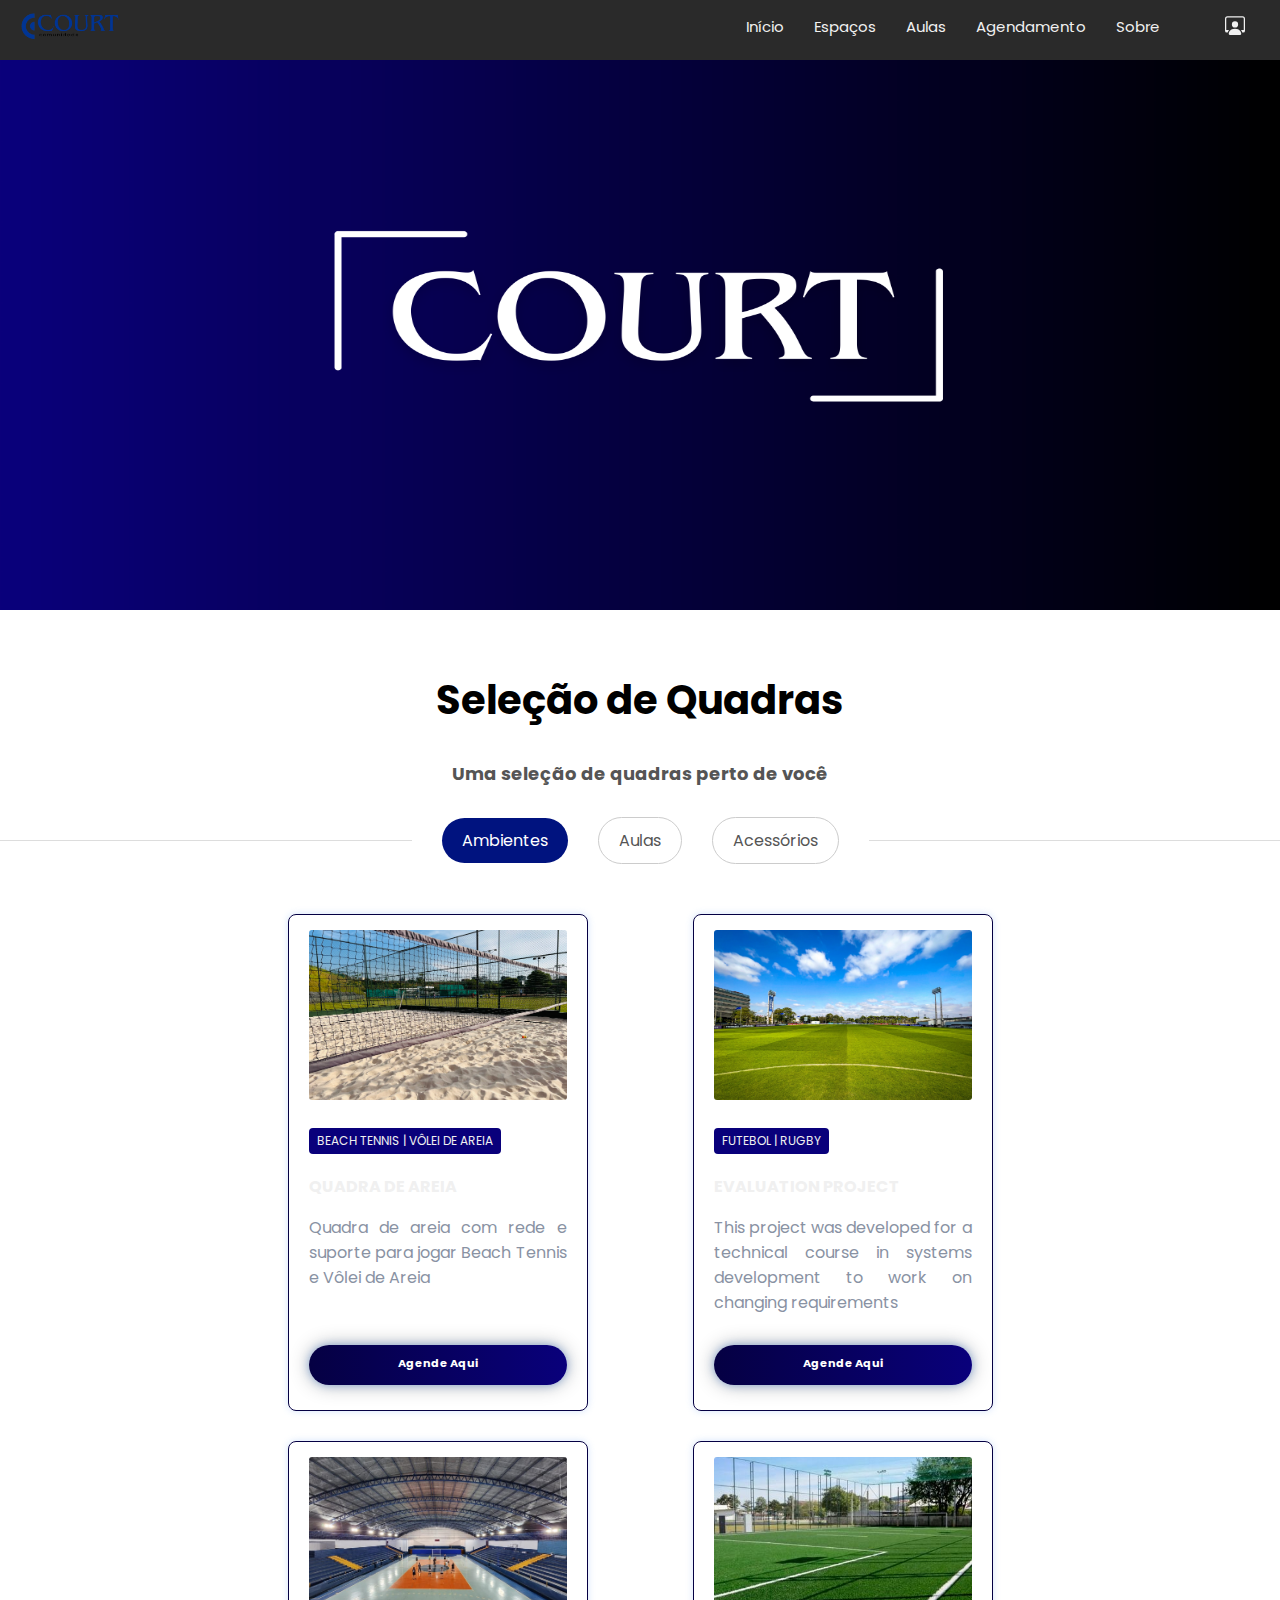
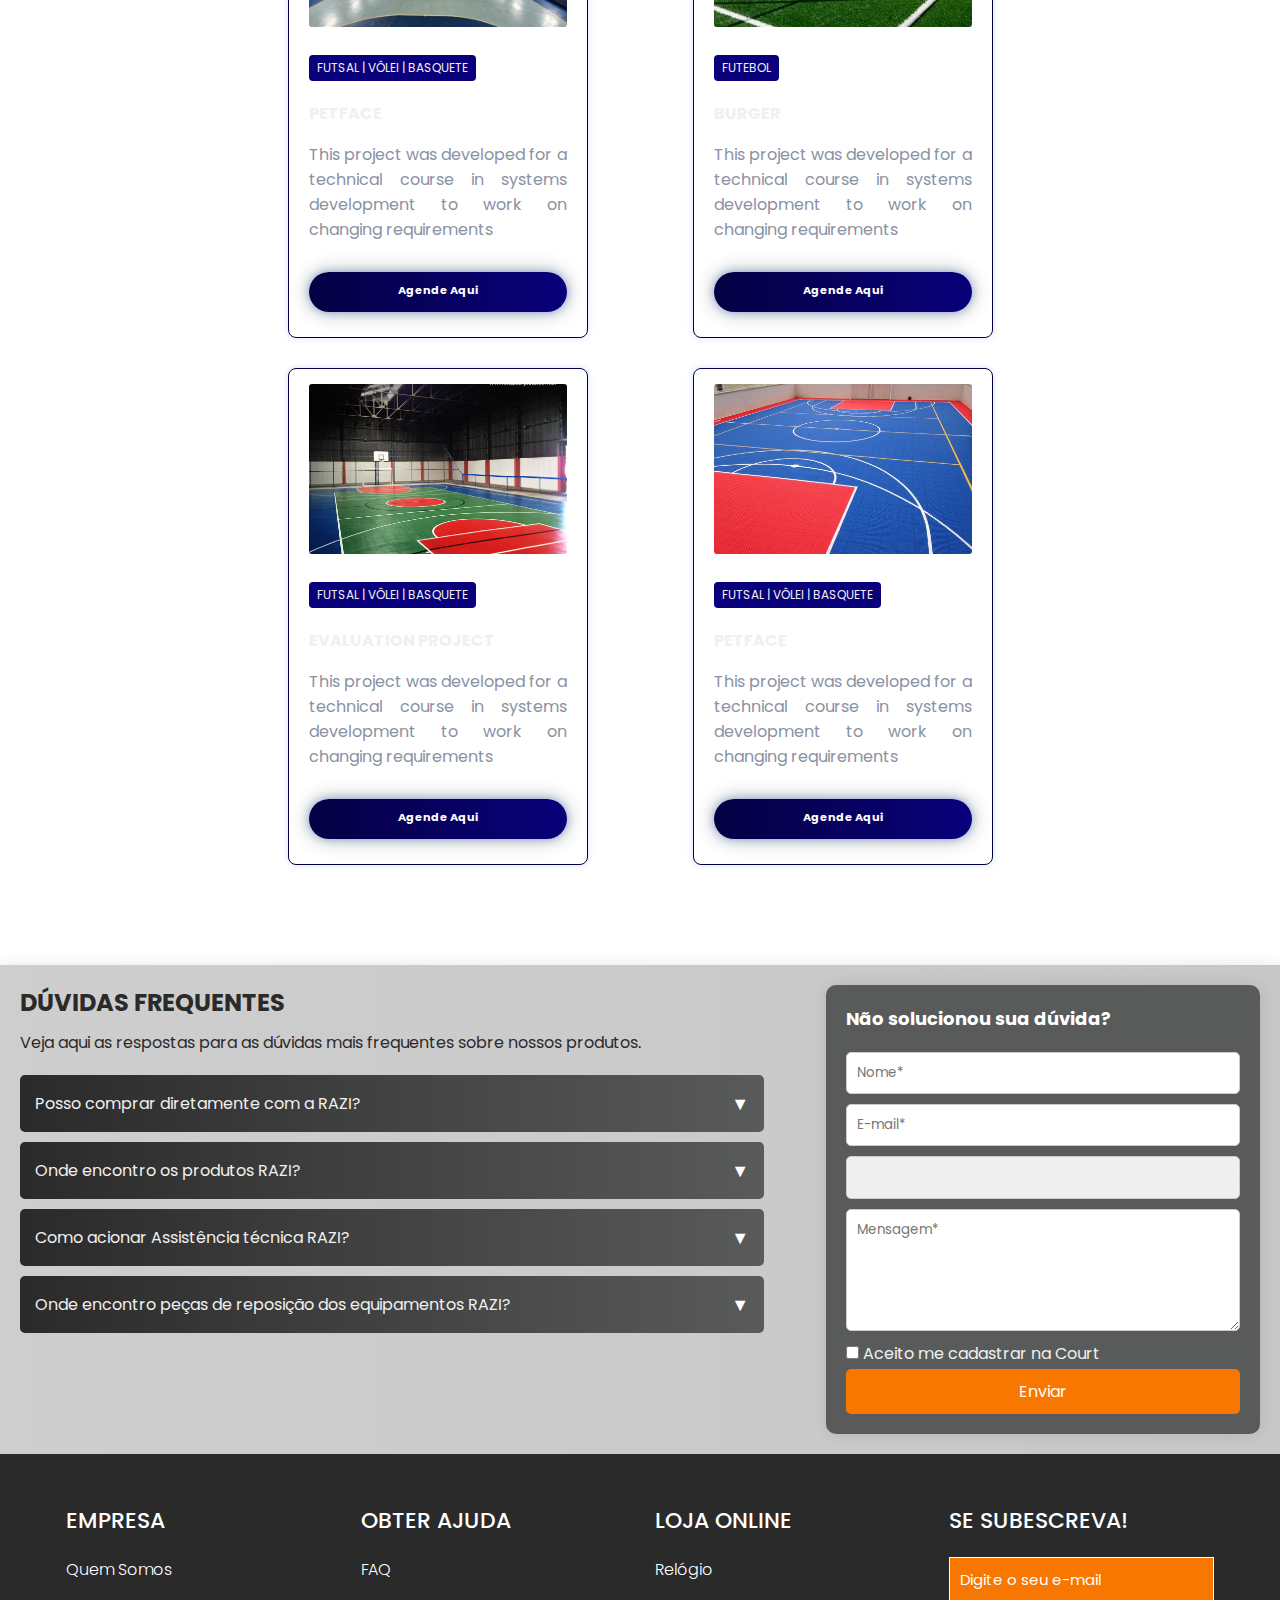
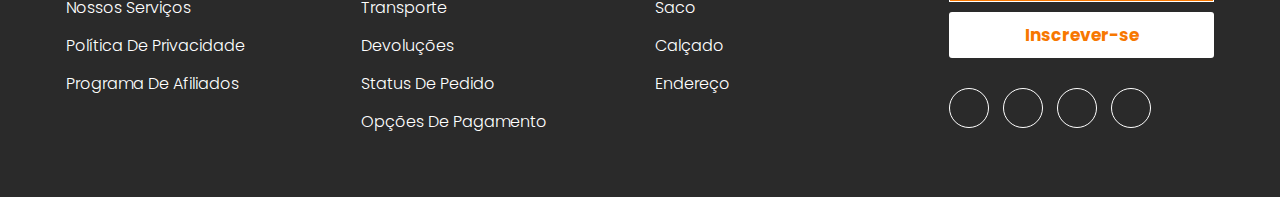
<file: index.html>
<!DOCTYPE html>
<html lang="en">
<head>
    <meta charset="UTF-8">
    <link rel="stylesheet" href="css/nav.css">
    <link rel="stylesheet" href="css/segunda.css">
    <link rel="stylesheet" href="css/projects.css">
    <link rel="stylesheet" href="css/rodape.css">
    <link rel="stylesheet" href="css/duvidas.css">
    <script src="js/opcao.js"></script>
    <meta name="viewport" content="width=device-width, initial-scale=1.0">
     <title>Início</title>
</head>
<body>
    <nav>
        <div class="logo">
            <img src="img/Logo-removebg-preview.png" alt="">
        </div>
        <div class="menu">
            <ul class="menu">
                <li><a href="index.html">Início</a></li>
                <li><a href="">Espaços</a></li>
                <li><a href="">Aulas</a></li>
                <li><a href="">Agendamento</a></li>
                <li><a href="">Sobre</a></li>
            </ul>
            <a href=login.html><svg  class="icone" xmlns="://www.w3.org/2000/svg" width="50" height="20" fill="currentColor" class="bi bi-person-workspace" viewBox="0 0 16 16">
                <path d="M4 16s-1 0-1-1 1-4 5-4 5 3 5 4-1 1-1 1zm4-5.95a2.5 2.5 0 1 0 0-5 2.5 2.5 0 0 0 0 5"/>
                <path d="M2 1a2 2 0 0 0-2 2v9.5A1.5 1.5 0 0 0 1.5 14h.653a5.4 5.4 0 0 1 1.066-2H1V3a1 1 0 0 1 1-1h12a1 1 0 0 1 1 1v9h-2.219c.554.654.89 1.373 1.066 2h.653a1.5 1.5 0 0 0 1.5-1.5V3a2 2 0 0 0-2-2z"/>
            </svg></a>
        </div>
    </nav>
    <section class="primeira">
        <img src="/img/banner.png">
    </section>
    <section class="segunda">
        <div class="quadras">
            <h1>Seleção de Quadras</h1>
        </div>
    </section>
    <div class="selection-container">
        <h2>Uma seleção de quadras perto de você</h2>
        <div class="selection-menu">
            <button class="option active">Ambientes</button>
            <button id="btn-ambientes" class="option" onclick="showCards('aulas')">Aulas</button>
            <button class="option">Acessórios</button>
        </div>
    </div>
<section class="projects">
    <h2 class="title-proj-mob">Projects</h2>
    <div class="card">
    <img src="img/beach.jpg" alt="Imagem do Card" class="card-image">
    <div class="card-body">
        <span class="badge">BEACH TENNIS | VÔLEI DE AREIA</span>
        <h5 class="card-title">QUADRA DE AREIA</h5>
        <p class="description">Quadra de areia com rede e suporte para jogar Beach Tennis e Vôlei de Areia</p>
        <br>
        <div class="btn-group">
            <div class="btn-card"><a href="quadra.html">Agende Aqui</a></div>
        </div>
    </div>
</div>
<div class="card">
    <img src="img/campo.jpg" alt="Imagem do Card" class="card-image">
    <div class="card-body">
        <span class="badge">FUTEBOL | RUGBY</span>
        <h5 class="card-title">EVALUATION PROJECT</h5>
        <p class="description">This project was developed for a technical course in systems development to work on changing requirements</p>
        <div class="btn-group">
            <div class="btn-card"><a href="">Agende Aqui</a></div>
        </div>
    </div>
</div>
<div class="card">
    <img src="img/ginasio.jpg" alt="Imagem do Card" class="card-image">
    <div class="card-body">
        <span class="badge">FUTSAL | VÔLEI | BASQUETE</span>
        <h5 class="card-title">PetFace</h5>
        <p class="description">This project was developed for a technical course in systems development to work on changing requirements</p>
        <div class="btn-group">
            <div class="btn-card"><a href="">Agende Aqui</a></div>
        </div>
    </div>
</div>
<div class="card">
    <img src="img/society.jpg" alt="Imagem do Card" class="card-image">
    <div class="card-body">
        <span class="badge">FUTEBOL</span>
        <h5 class="card-title">BURGER</h5>
        <p class="description">This project was developed for a technical course in systems development to work on changing requirements</p>
        <div class="btn-group">
            <div class="btn-card"><a href="">Agende Aqui</a></div>
        </div>
    </div>
</div>
<div class="card">
    <img src="img/quadrafechada.jpg" alt="Imagem do Card" class="card-image">
    <div class="card-body">
        <span class="badge">FUTSAL | VÔLEI | BASQUETE</span>
        <h5 class="card-title">EVALUATION PROJECT</h5>
        <p class="description">This project was developed for a technical course in systems development to work on changing requirements</p>
        <div class="btn-group">
            <div class="btn-card"><a href="">Agende Aqui</a></div>
        </div>
    </div>
</div>
<div class="card">
    <img src="img/quadraaberta.jpg" alt="Imagem do Card" class="card-image">
    <div class="card-body">
        <span class="badge">FUTSAL | VÔLEI | BASQUETE</span>
        <h5 class="card-title">PetFace</h5>
        <p class="description">This project was developed for a technical course in systems development to work on changing requirements</p>
        <div class="btn-group">
            <div class="btn-card"><a href="">Agende Aqui</a></div>
        </div>
    </div>
</div>
</section>
<section class="container">
    <div class="faq-section">
        <div class="faq-list">
            <h2>DÚVIDAS FREQUENTES</h2>
            <p>Veja aqui as respostas para as dúvidas mais frequentes sobre nossos produtos.</p>

            <div class="faq-item">
                <span>Posso comprar diretamente com a RAZI?</span>
                <i class="arrow">&#x25BC;</i>
            </div>
            <div class="faq-item">
                <span>Onde encontro os produtos RAZI?</span>
                <i class="arrow">&#x25BC;</i>
            </div>
            <div class="faq-item">
                <span>Como acionar Assistência técnica RAZI?</span>
                <i class="arrow">&#x25BC;</i>
            </div>
            <div class="faq-item">
                <span>Onde encontro peças de reposição dos equipamentos RAZI?</span>
                <i class="arrow">&#x25BC;</i>
            </div>
        </div>

        <div class="form-section">
            <h3>Não solucionou sua dúvida?</h3>
            <form>
                <input type="text" name="name" placeholder="Nome*" required>
                <input type="email" name="email" placeholder="E-mail*" required>
                <select name="assunto" required>
                    <option value="" disabled selected>Assunto</option>
                    <option value="duvida">Dúvida</option>
                    <option value="suporte">Suporte Técnico</option>
                </select>
                <textarea name="mensagem" rows="5" placeholder="Mensagem*" required></textarea>
                <label>
                    <input type="checkbox" name="newsletter">
                    Aceito me cadastrar na Court
                </label>
                <button type="submit">Enviar</button>
            </form>
        </div>
    </div>
</section>
<footer>
    <div class="container-footer">
        <div class="row-footer">
            <!-- footer col-->
            <div class="footer-col">
                <h4>Empresa</h4>
                <ul>
                    <li><a href="#"> Quem somos </a></li>
                    <li><a href=""> nossos serviços </a></li>
                    <li><a href=""> política de privacidade </a></li>
                    <li><a href=""> programa de afiliados</a></li>
                </ul>
            </div>
            <!--end footer col-->
            <!-- footer col-->
            <div class="footer-col">
                <h4>Obter ajuda</h4>
                <ul>
                    <li><a href="#">FAQ</a></li>
                    <li><a href="#">Transporte</a></li>
                    <li><a href="#">devoluções</a></li>
                    <li><a href="#">Status De Pedido</a></li>
                    <li><a href="#">Opções De Pagamento</a></li>
                </ul>
            </div>
            <!--end footer col-->
            <!-- footer col-->
            <div class="footer-col">
                <h4>Loja online</h4>
                <ul>
                    <li><a href="#">Relógio</a></li>
                    <li><a href="#">Saco</a></li>
                    <li><a href="#">Calçado</a></li>
                    <li><a href="#">Endereço</a></li>
                </ul>
            </div>
            <!--end footer col-->
            <!-- footer col-->
            <div class="footer-col">
                <h4>Se subescreva!</h4>
                <div class="form-sub">
                    <form>
                        <input type="email" placeholder="Digite o seu e-mail" required>
                        <button>Inscrever-se</button>
                    </form>
                </div>

                <div class="medias-socias">
                    <a href="#"> <i class="fa fa-facebook"></i> </a>
                    <a href="#"> <i class="fa fa-instagram"></i> </a>
                    <a href="#"> <i class="fa fa-twitter"></i> </a>
                    <a href="#"> <i class="fa fa-linkedin"></i> </a>
                </div>

            </div>
            <!--end footer col-->
        </div>
    </div>
</footer>
</body>
</html>
</file>
<file: css/nav.css>
*{
    margin: 0;
    padding: 0;
    box-sizing: border-box;
    text-decoration: none;
    font-family: 'Arial', sans-serif;
    color: #f0f0f0;
}

h2 {
    text-align: left;
    font-size: 24px;
    margin-bottom: 20px;
}

nav{
    display: flex;
    justify-content: space-between;
    align-items: center;
    padding: 30px 0;
    background-color: #2A2A2A;
    height: 20px;

}

nav li{
    text-decoration: none;
    font-size: 15px;
}
nav img{
    width: 100px
}

a{
    color: inherit;
    padding-bottom: 3px;
}

a:hover{
    border-bottom:3px solid;
}


.social{
    display: flex;
    gap: 10px;
}

.social i{
    font-size: 1.5rem;
}

.menu{
    display: flex;
    list-style: none;
    color: inherit;
    font-size: large;
    gap:30px;
}
.logo{
    margin-left: 20px;
}

.menu{
    margin-right: 20px;
}
.primeira{
    width: 100%;
    height: 550px;
}
.primeira img{
    height: 100%;
    width: 100%;
}
.primeira2{
    width: 100%;
    height: 300px;
}
.primeira2 img{
    height: 100%;
    width: 100%;
}
</file>
<file: css/segunda.css>
.segunda{
    display: flex;
    justify-content: center;
}
.quadras{
    margin-top: 60px;
}

h1{
    color:black;
    font-size: 40px;
}
* {
    margin: 0;
    padding: 0;
    box-sizing: border-box;
}


.selection-container {
    text-align: center;
}

h2 {
    font-size: 18px;
    color: #555;
    margin-bottom: 20px;
}

.selection-menu {
    display: flex;
    justify-content: center;
    align-items: center;
    gap: 30px;
    margin-top: 30px;
}
.selection-container h2 {
    display: flex;
    justify-content: center;
    margin-top: 30px;
}

.option {
    padding: 10px 20px;
    border-radius: 30px;
    border: 1px solid #ccc;
    background-color: white;
    color: #555;
    cursor: pointer;
    font-size: 16px;
}

.option.active {
    background-color: #00137F;
    color: white;
    border: none;
}

.option:hover {
    background-color: #f0f0f0;
}

.selection-menu::before,
.selection-menu::after {
    content: '';
    flex: 1;
    height: 1px;
    background-color: #ddd;
}
</file>
<file: css/projects.css>
.projects{
    margin: 50px 0;
    padding: 0 250px;
    display: flex;
    justify-content: space-around;
    gap: 30px;
    flex-wrap: wrap;
}
.projects2{
    width: 100%;
    margin: 50px 0;
    padding: 0 270px;
    display: flex;
    justify-content: space-around;
    gap: 30px;
    flex-wrap: wrap;
    margin-top: 170px;
}

.title-proj{
    margin: 50px 0;
    padding: 0 250px;
}

.title-proj-mob{
    display: none;
    margin: 0;
    padding: 0;
}

.projects h2{
    margin-bottom: 40px;
}

.card{
    width: 300px;
    border: 1px solid  #050043;
    padding: 15px 20px;
    border-radius: 8px;
    overflow: hidden;
    box-shadow: 0 4px 8px rgba(0, 0, 0, 0.1);
    box-shadow:0px 0 7px rgba(114, 167, 241, 0.313);
}
.card2{
    height: 550px;
    width: 420px;
    border: 1px solid  #6F73FF;
    padding: 15px 20px;
    border-radius: 8px;
    overflow: hidden;
    box-shadow: 0 4px 8px rgba(0, 0, 0, 0.1);
    box-shadow:0px 0 7px rgba(114, 167, 241, 0.313);
    display: flex;
    flex-direction: column;
    justify-content: space-between;
}

.card-image {
    width: 100%;
    height: 170px;
    object-fit: cover;
    border-radius: 3px;
    margin-bottom: 20px;
}


.badge {
    display: inline-block;
    background-color: #09007B;
    padding: 4px 8px;
    border-radius: 4px;
    font-size: 12px;
    margin-bottom: 20px;
}

.card-title {
    font-size: 16px;
    margin: 0 0 16px 0;
    text-transform: uppercase;
    font-weight: bold;
}

.btn-card, .btn-card-git, .btn-card2{
    display: inline-block;
    flex:1;
    display: flex;
    justify-content: center;
    align-items: center;
    padding: 10px;
    font-size: 0.7rem;
    font-weight: bold;
    color: white;
    text-decoration: none;
    box-shadow: 0 0 20px rgba(0, 0, 0, 0.3),
    0 0 8px rgba(114, 167, 241, 0.642);
    border-radius: 30px;
    background: linear-gradient(90deg, #050043, #09007B);
    transition: all 0.3s ease;
}


.description{
    text-align: justify;
    margin: 10px 0 30px 0 ;
    color: #8992A3;
}



.btn-card:hover, .btn-card-git:hover {
    background: linear-gradient(90deg, #532cff, #386aff);
    transform: translateZ(3px);
}

.btn-card a:hover, .btn-card-git a:hover{
    border: none;
}

.btn-card-git{
    background: transparent;
}

.btn-group{
    display: flex;
    gap:15px;
    margin-bottom: 10px;
}
.card-title2{
    font-size: 46px;
    margin: 0 0 16px 0;
    text-transform: uppercase;
    font-weight: bold;
}
.noticias{
    font-size: 30px;
    margin-top: 50px;
}
</file>
<file: css/rodape.css>
@import url('https://fonts.googleapis.com/css2?family=Poppins:wght@300;400;500;600&display=swap');
*{
    margin: 0;
    padding: 0;
    box-sizing: border-box;
    font-family: 'Poppins', sans-serif;
}
footer{
    background-color: #2A2A2A;
    padding: 50px 0;
}
.container-footer{
    max-width: 1400px;
    padding: 0 4%;
    margin: auto;
}
.row-footer{
    display: flex;
    flex-wrap: wrap;
}

.footer-col{
    width: 25%;
    padding: 0 15px;
}
.footer-col h4{
    font-size: 22px;
    color: white;
    margin-bottom: 20px;
    font-weight: 500;
    position: relative;
    text-transform: uppercase;
}
.footer-col ul{
    list-style: none;
}
.footer-col ul li{
    margin: 10px 0;
}
.footer-col ul li a{
    font-size: 16px;
    text-transform: capitalize;
    color: white;
    text-decoration: none;
    font-weight: 300;
    display: block;
    transition: all 0.3s ease;
}
.footer-col ul li a:hover{
    color: #cecdcd;
    padding-left: 10px;
}
.footer-col .medias-socias{
    margin-top: 30px;
}
.footer-col .medias-socias a{
    display: inline-flex;
    align-items: center;
    justify-content: center;
    height: 40px;
    width: 40px;
    margin: 0 10px 10px 0;
    text-decoration: none;
    border-radius: 50%;
    color: white;
    border: 1px solid white;
    transition: all 0.5s ease;
}
.footer-col .medias-socias a i{
    font-size: 20px;
}

.footer-col .medias-socias a:hover{
    color: #F77700;
    background-color: white;
}
.footer-col .form-sub input{
    width: 100%;
    padding: 10px;
    font-size: 15px;
    outline: none;
    border: 1px solid white;
    color: white;
    background-color: #F77700;
}
.footer-col .form-sub input::placeholder{
    color: white;
}
.footer-col .form-sub button{
    width: 100%;
    margin-top: 10px;
    padding: 10px; 
    font-size: 17px;
    outline: none;
    border: none;
    cursor: pointer;
    color: #F77700;
    border-radius: 3px;
    font-weight: bold;
    background-color: white;        
}
/* Responsivo */
@media (max-width: 800px) {
    .footer-col{
        width: 50%;
        margin-bottom: 30px;
    }
}
@media (max-width:600px) {
    .footer-col{
        width: 100%;
    }
}
</file>
<file: css/duvidas.css>
.container {
    width: 100%;
    margin-top: 100px;
}

.faq-section {
    display: flex;
    justify-content: space-between;
    background-color: #fff;
    padding: 20px;
    box-shadow: 0px 0px 15px rgba(0, 0, 0, 0.1);
    background: linear-gradient(90deg, #CECECE, #C7C7C7);
}

.faq-list {
    width: 60%;
}

.faq-list h2 {
    color: #2A2A2A;
    font-size: 24px;
    margin-bottom: 10px;
}

.faq-list p {
    color: #2A2A2A;
    font-size: 16px;
    margin-bottom: 20px;
}
 
.faq-item {
    background-color: #f3f3f3;
    margin-bottom: 10px;
    padding: 15px;
    border-radius: 5px;
    cursor: pointer;
    display: flex;
    justify-content: space-between;
    align-items: center;
    background: linear-gradient(90deg, #2A2A2A, #595B5A);
}

.faq-item:hover {
    background-color: #e0e0e0;
}

.faq-item i {
    font-size: 18px;
    color: white;
}

.form-section {
    width: 35%;
    background-color: #595B5A;
    padding: 20px;
    border-radius: 10px;
    box-shadow: 0px 0px 15px rgba(0, 0, 0, 0.1);
}

.form-section h3 {
    color: white;
    font-size: 18px;
    margin-bottom: 20px;
}

.form-section form {
    display: flex;
    flex-direction: column;
}

.form-section form input,
.form-section form textarea,
.form-section form select {
    padding: 10px;
    margin-bottom: 10px;
    border: 1px solid #ccc;
    border-radius: 5px;
}

.form-section form input[type="checkbox"] {
    width: auto;
}

.form-section form button {
    background-color: #f77700;
    color: #fff;
    border: none;
    padding: 10px;
    cursor: pointer;
    border-radius: 5px;
    font-size: 16px;
}

.form-section form button:hover {
    background-color: #e68a00;
}
</file>
